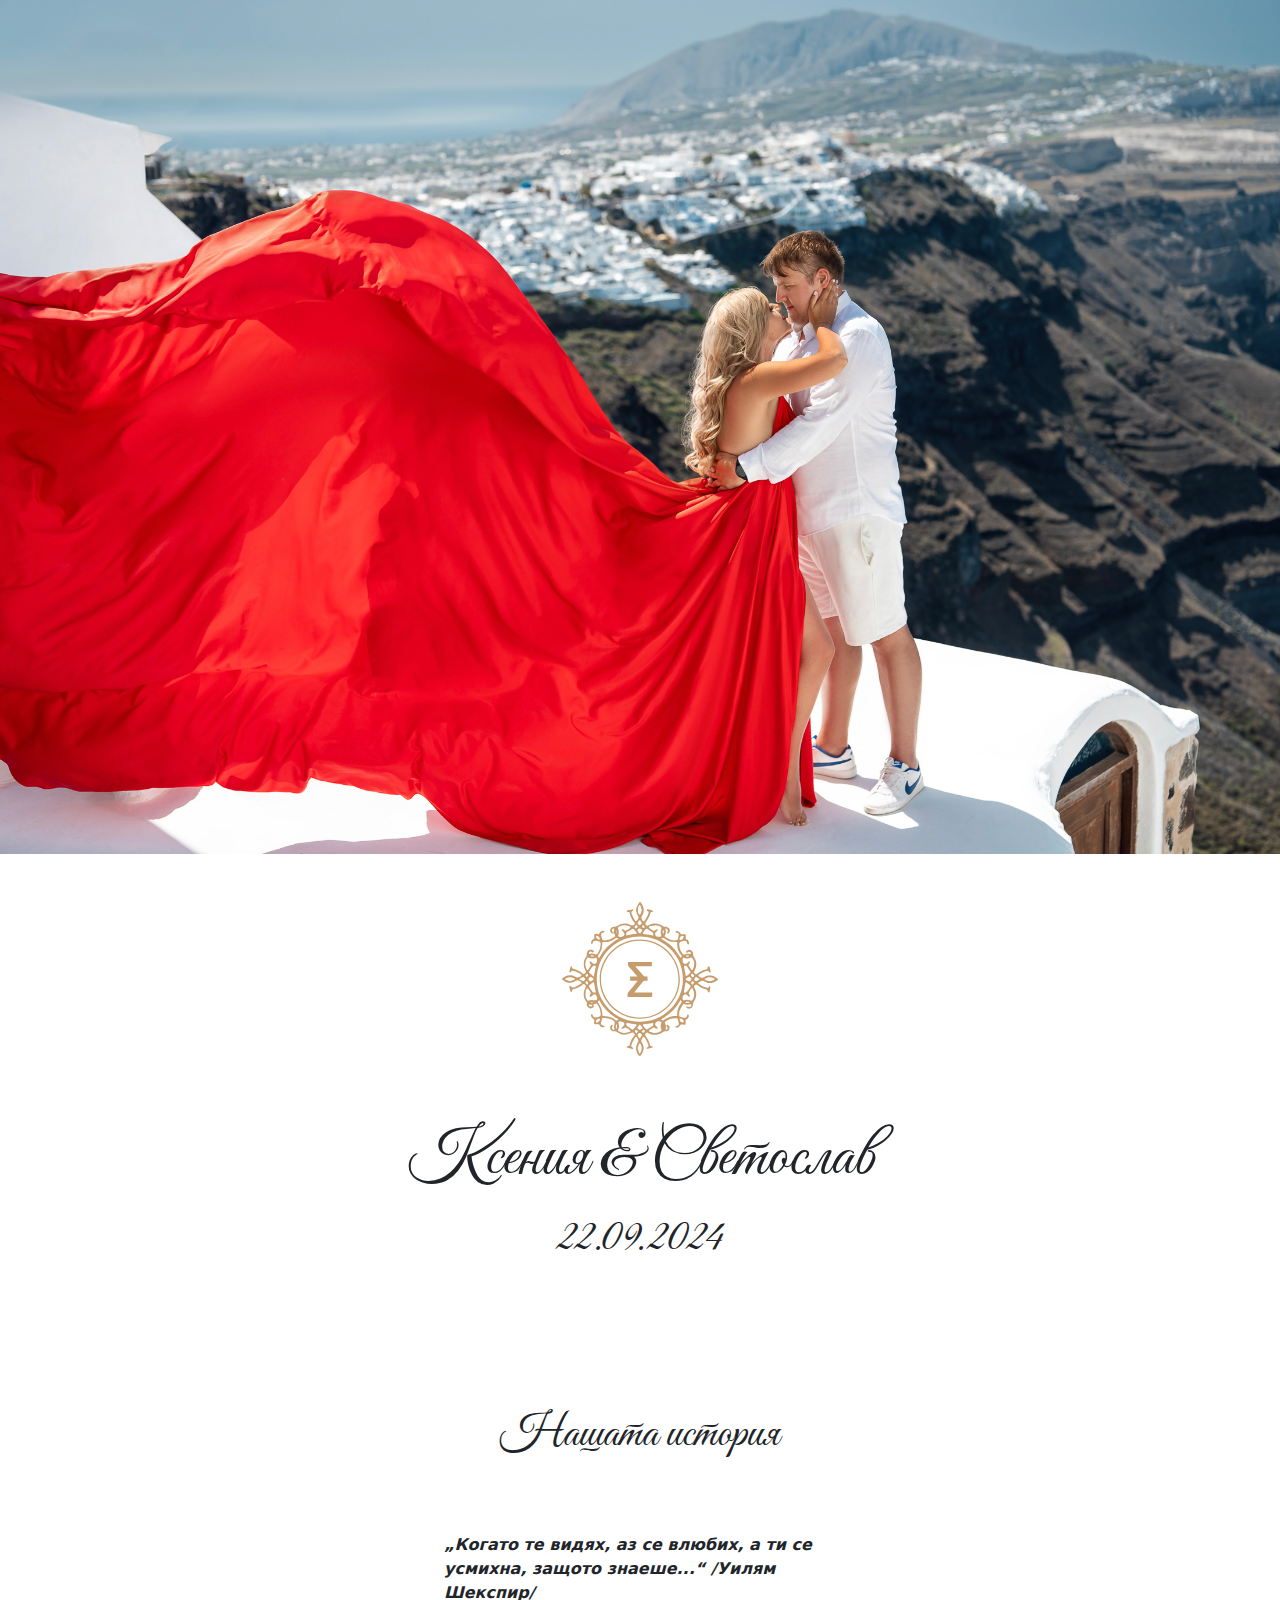
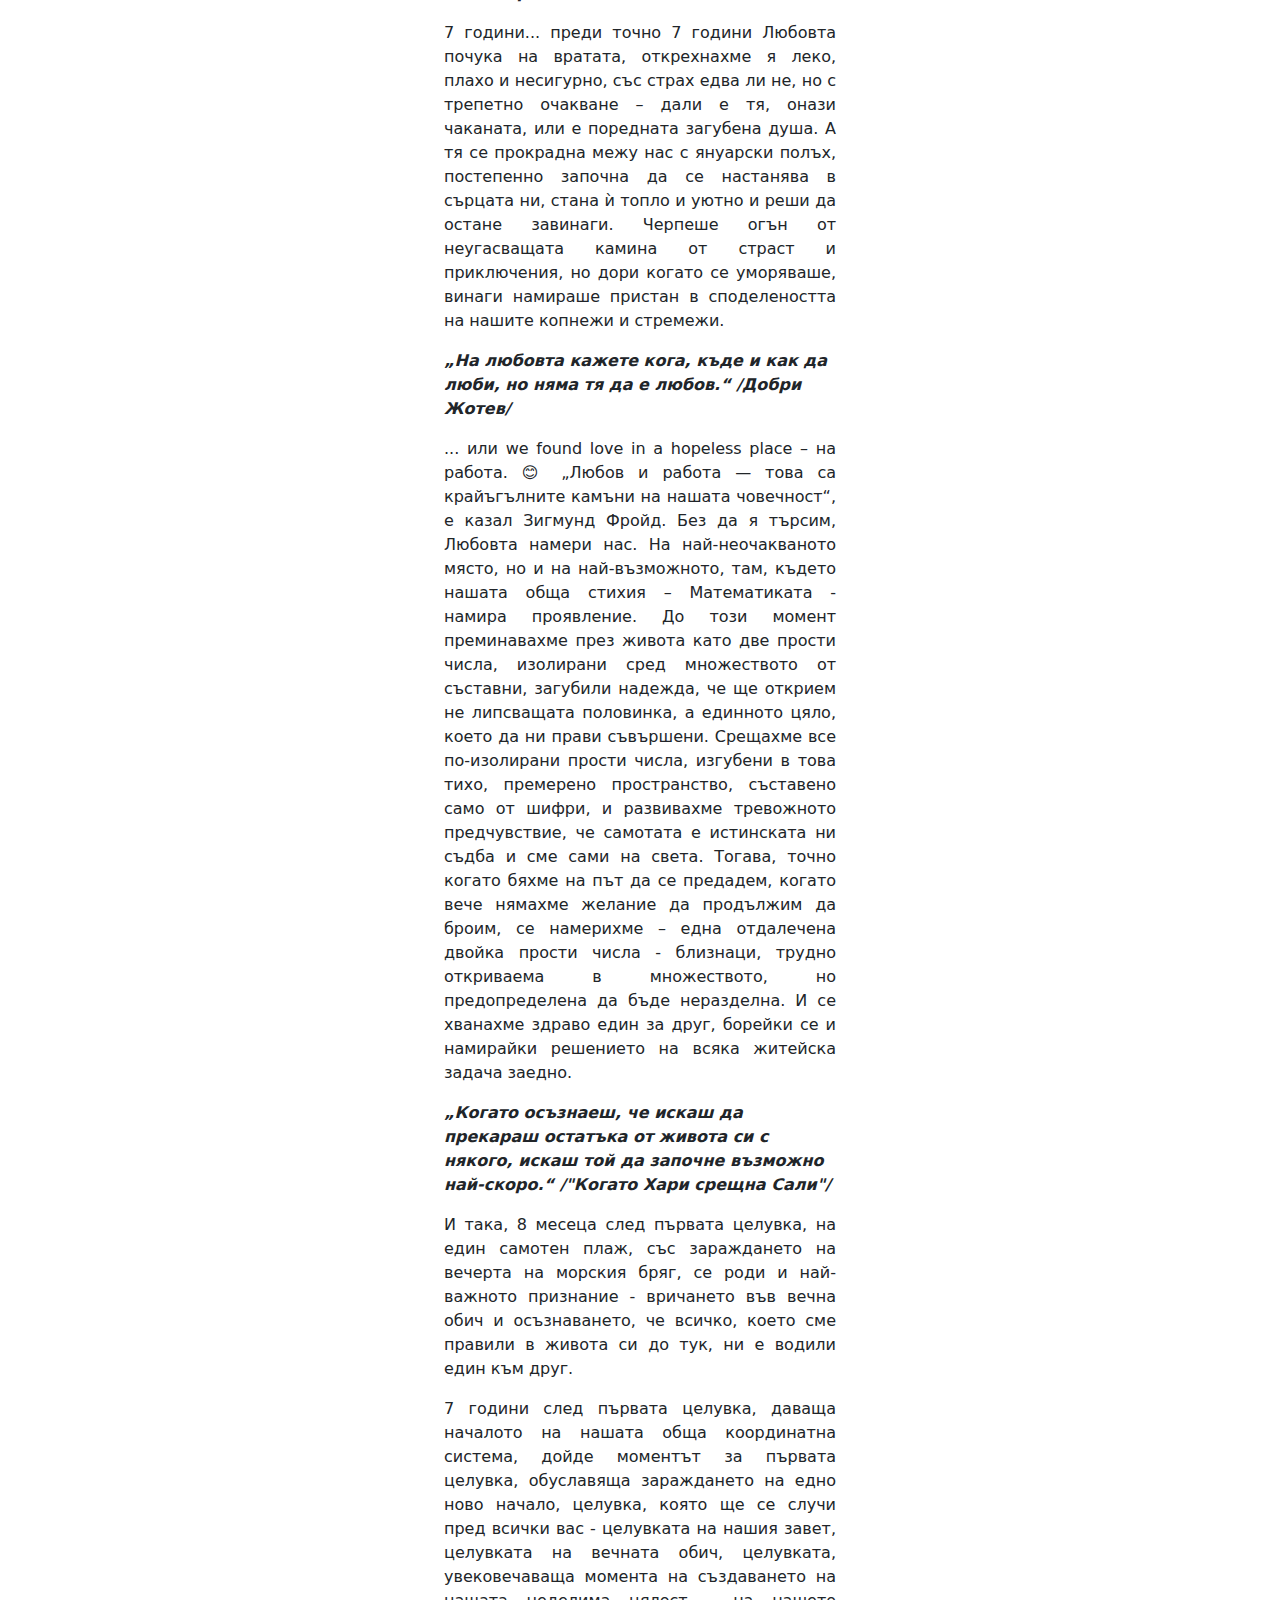
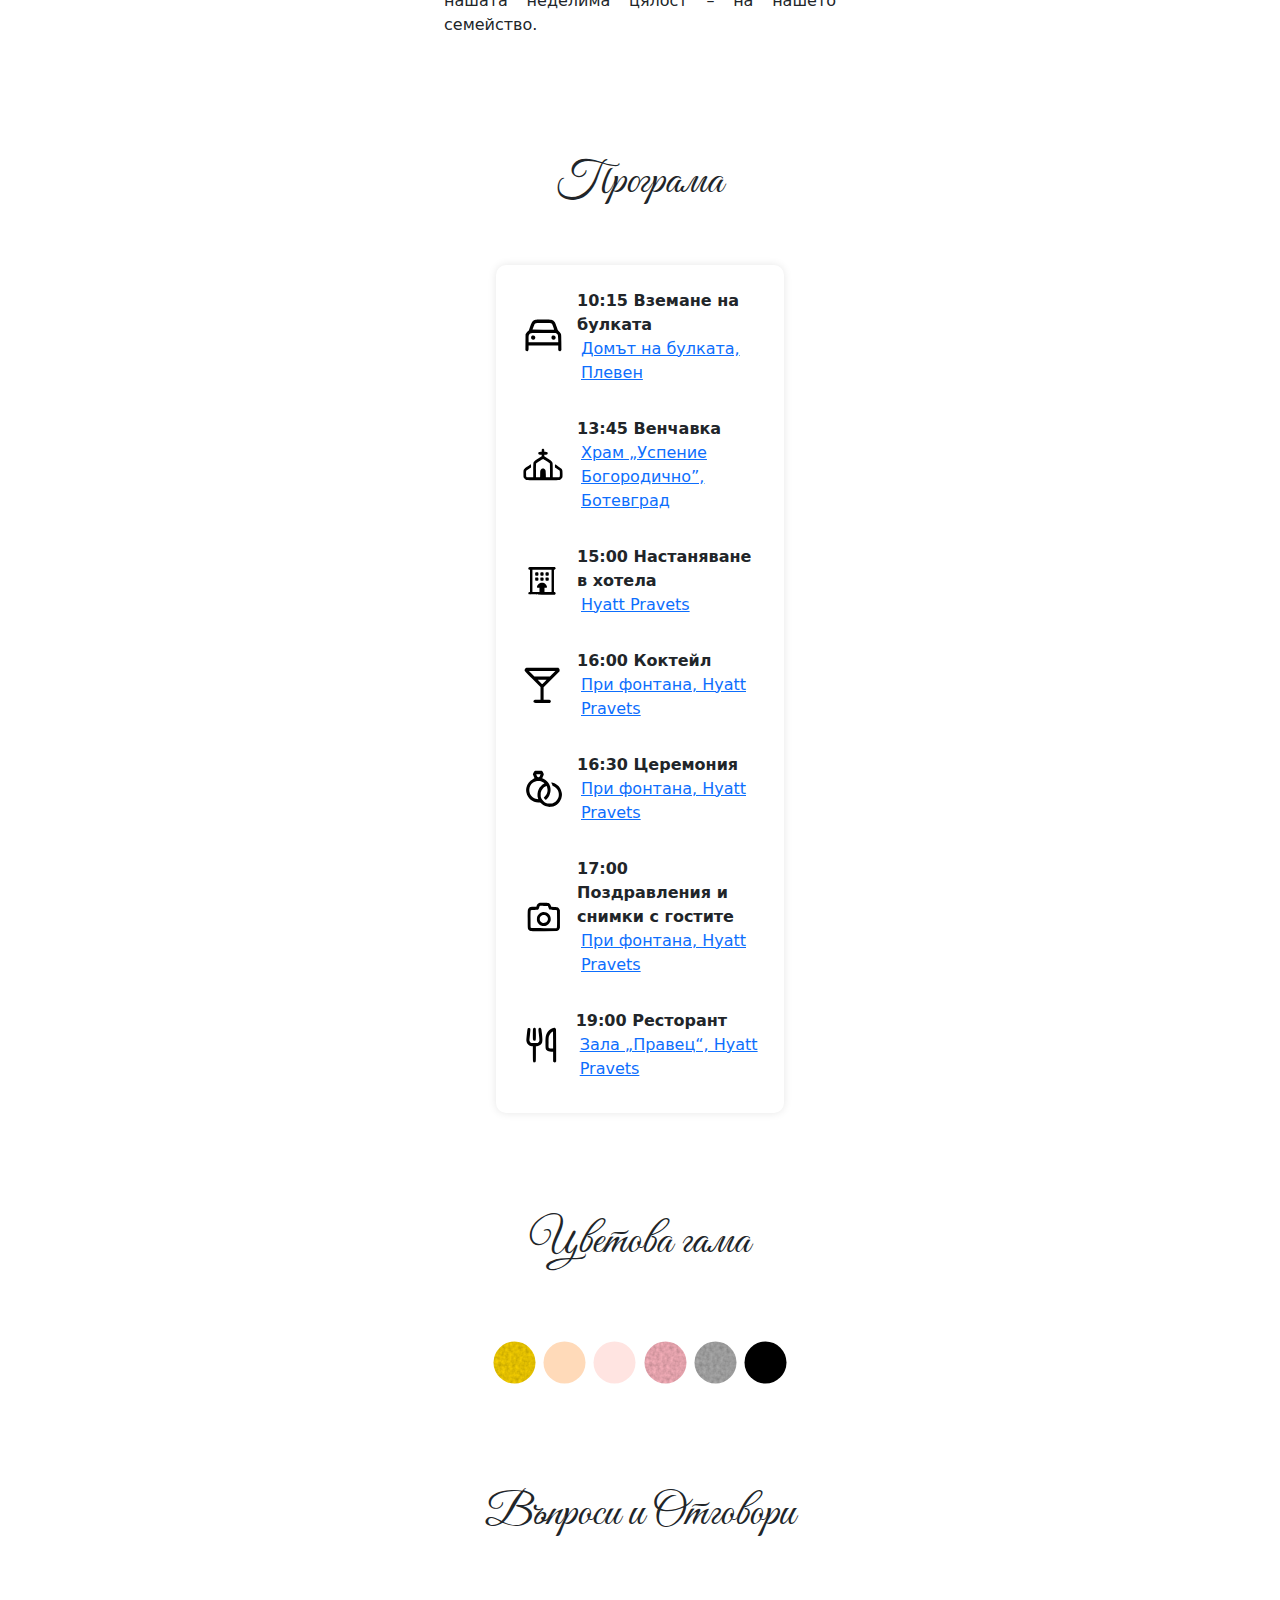
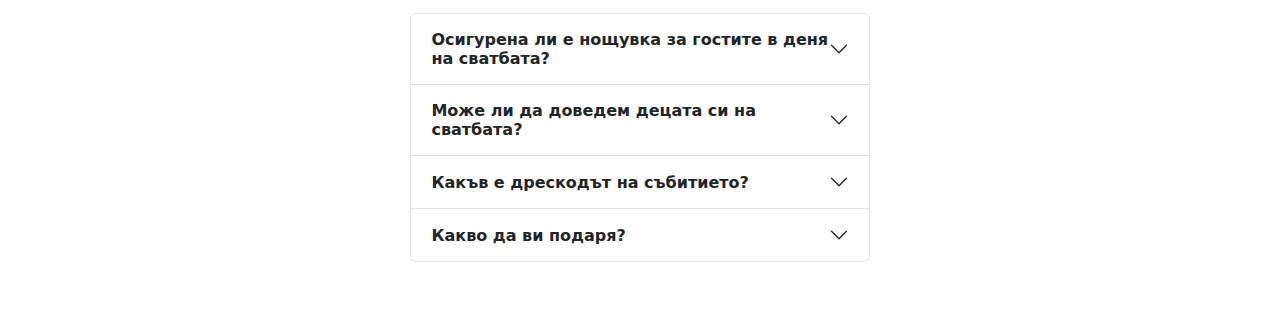
<file: index.html>
<!doctype html>
<html lang="en">
<head>
    <meta charset="utf-8">
    <meta name="viewport" content="width=device-width, initial-scale=1">
    <title>Ξ + Σ</title>

    <link href="https://cdn.jsdelivr.net/npm/bootstrap@5.3.3/dist/css/bootstrap.min.css" rel="stylesheet" integrity="sha384-QWTKZyjpPEjISv5WaRU9OFeRpok6YctnYmDr5pNlyT2bRjXh0JMhjY6hW+ALEwIH" crossorigin="anonymous">
    <link rel="preconnect" href="https://fonts.googleapis.com">
    <link rel="preconnect" href="https://fonts.gstatic.com" crossorigin>
    <link href="https://fonts.googleapis.com/css2?family=Great+Vibes&display=swap" rel="stylesheet">
    <link href="https://fonts.googleapis.com/css2?family=Lora:ital,wght@0,400..700;1,400..700&display=swap" rel="stylesheet">
    <link href="./css/styles.css" rel="stylesheet" >
    <style>
        body, html {
            margin: 0;
            padding: 0;
            overflow-x: hidden;
        }
        body::-webkit-scrollbar {
            display: none;
        }
        .section-title {
            font-family: 'Great Vibes', cursive;
            font-size: 45px;
        }
        .schedule-box {
            background: #fff;
            border-radius: 10px;
            box-shadow: 0 0px 8px rgba(0, 0, 0, 0.1);
            width: 22.5vw;
        }
        @media (max-width: 1200px) {
            .schedule-box {
                width: 80vw;
            }
        }
        .schedule-icon {
            width: 5vh;
            height: 5vh;
        }
        .schedule-item-header {
            font-size: 16px;
            font-weight: bold;
        }
        .text-justify {
            text-align: justify;
        }
    </style>
    
    
</head>
<body>
    <div class="container-fluid p-0">
        <div id="cover" class="row">
            <img src="./resources/cover.jpg" class="img-fluid">
        </div>
        <div class="row m-3 mt-5 mx-auto" style="width: 20vh;">
            <img src="./resources/monogram.svg">
        </div>
        <div class="row p-5">
            <h2 class="text-center section-title" style="font-size: 65px;">Ксения & Светослав</h2>
            <p class="text-center section-title">22.09.2024</p>
            <p id="countdown" class="text-center section-title" style="font-size: 25px;">
        </div>
        <div class="row p-5 mx-auto adaptive-width">
            <p class="text-center section-title">Нашата история</p>
            <p class="mt-5 text-left fw-bold fst-italic">
                „Когато те видях, аз се влюбих, а ти се усмихна, защото знаеше...“ /Уилям Шекспир/
            </p>
            <p class="text-justify">
                7 години... преди точно 7 години Любовта почука на вратата, открехнахме я леко, плахо и несигурно, 
                със страх едва ли не, но с трепетно очакване – дали е тя, онази чаканата, или е поредната загубена душа. 
                А тя се прокрадна межу нас с януарски полъх, постепенно започна да се настанява в сърцата ни, стана ѝ топло и уютно и реши да остане завинаги. 
                Черпеше огън от неугасващата камина от страст и приключения, но дори когато се уморяваше, 
                винаги намираше пристан в споделеността на нашите копнежи и стремежи.
            </p>
            <p class="text-left fw-bold fst-italic">
                „На любовта кажете кога, къде и как да люби, но няма тя да е любов.“ /Добри Жотев/
            </p>
            <p class="text-justify">
                ... или we found love in a hopeless place – на работа. 😊 „Любов и работа — това са 
                крайъгълните камъни на нашата човечност“, е казал Зигмунд Фройд. Без да я търсим, Любовта намери нас. 
                На най-неочакваното място, но и на най-възможното, там, където нашата обща стихия – Математиката - намира проявление. 
                До този момент преминавахме през живота като две прости числа, изолирани сред множеството от съставни, 
                загубили надежда, че ще открием не липсващата половинка, а единното цяло, което да ни прави съвършени. 
                Срещахме все по-изолирани прости числа, изгубени в това тихо, премерено пространство, съставено само от
                    шифри, и развивахме тревожното предчувствие,  че самотата е истинската ни съдба и сме сами на света. 
                    Тогава, точно когато бяхме на път да се предадем, когато вече нямахме желание да продължим да броим, се 
                    намерихме – една отдалечена двойка прости числа - близнаци, трудно откриваема в множеството, но предопределена 
                    да бъде неразделна. И се хванахме здраво един за друг, борейки се и намирайки решението на всяка житейска задача заедно.
            </p>
            <p class="text-left fw-bold fst-italic">
                „Когато осъзнаеш, че искаш да прекараш остатъка от живота си с някого, искаш той да започне възможно най-скоро.“ /"Когато Хари срещна Сали"/
            </p>
            <p class="text-justify">
                И така, 8 месеца след първата целувка, на един самотен плаж, със зараждането на вечерта на морския бряг, 
                се роди и най-важното признание -  вричането във вечна обич и осъзнаването, че всичко, 
                което сме правили в живота си до тук, ни е водили един към друг.
            </p>
            <p class="text-justify">
                7 години след първата целувка, даваща началото на нашата обща координатна система, 
                дойде моментът за първата целувка, обуславяща зараждането на едно ново начало, 
                целувка, която ще се случи пред всички вас - целувката на нашия завет, целувката на 
                вечната обич, целувката, увековечаваща момента на създаването на нашата неделима цялост – на нашето семейство.
            </p>
        </div>
        <div class="row">
            <!-- timeline https://bootsnipp.com/snippets/xrKXW#google_vignette -->
            <p class="text-center mb-5 mt-5 section-title">Програма</p>
            <div>
                <div class="mx-auto schedule-box">
                    <div class="px-4 pt-4 pb-2">
                        <div class="d-flex align-items-center pb-2">
                            <img src="./resources/car.svg" class="schedule-icon">
                            <div class="ms-1 row">
                                <p class="schedule-item-header ps-2 m-0">10:15 Вземане на булката</p>
                                <a href="https://maps.app.goo.gl/oSKgFUPK3cqLzNAf9" target="_blank">Домът на булката, Плевен</a>
                            </div>
                        </div>
                    </div>
                    <div class="px-4 pb-2">
                        <div class="d-flex align-items-center pt-3 pb-2">
                            <img src="./resources/church.svg" class="schedule-icon">
                            <div class="ms-1 row">
                                <p class="schedule-item-header ps-2 m-0">13:45 Венчавка</p>
                                <a href="https://maps.app.goo.gl/cvFXQUfq5cWQ6gGb8" target="_blank">Храм „Успение Богородично”, Ботевград</a>
                            </div>
                        </div>
                    </div>
                    <div class="px-4 pb-2">
                        <div class="d-flex align-items-center pt-3 pb-2">
                            <img src="./resources/hotel.svg" class="schedule-icon">
                            <div class="ms-1 row">
                                <p class="schedule-item-header ps-2 m-0">15:00 Настаняване в хотела</p>
                                <a href="https://maps.app.goo.gl/QYHXVEEa4JQhdRZE9" target="_blank">Hyatt Pravets</a>
                            </div>
                        </div>
                    </div>
                    <div class="px-4 pb-2">
                        <div class="d-flex align-items-center pt-3 pb-2">
                            <img src="./resources/martini.svg" class="schedule-icon">
                            <div class="ms-1 row">
                                <p class="schedule-item-header ps-2 m-0">16:00 Коктейл</p>
                                <a href="https://maps.app.goo.gl/Bs4uTC1b8pUMJENz5" target="_blank">При фонтана, Hyatt Pravets</a>
                            </div>
                        </div>
                    </div>
                    <div class="px-4 pb-2">
                        <div class="d-flex align-items-center pt-3 pb-2">
                            <img src="./resources/rings.svg" class="schedule-icon">
                            <div class="ms-1 row">
                                <p class="schedule-item-header ps-2 m-0">16:30 Церемония</p>
                                <a href="https://maps.app.goo.gl/Bs4uTC1b8pUMJENz5" target="_blank">При фонтана, Hyatt Pravets</a>
                            </div>
                        </div>
                    </div>
                    <div class="px-4 pb-2">
                        <div class="d-flex align-items-center pt-3 pb-2">
                            <img src="./resources/camera.svg" class="schedule-icon">
                            <div class="ms-1 row">
                                <p class="schedule-item-header ps-2 m-0">17:00 Поздравления и снимки с гостите</p>
                                <a href="https://maps.app.goo.gl/Bs4uTC1b8pUMJENz5" target="_blank">При фонтана, Hyatt Pravets</a>
                            </div>
                        </div>
                    </div>
                    <div class="px-4 pb-4">
                        <div class="d-flex align-items-center pt-3 pb-2">
                            <img src="./resources/utensils.svg" class="schedule-icon">
                            <div class="ms-1 row">
                                <p class="schedule-item-header ps-2 m-0">19:00 Ресторант</p>
                                <a href="https://maps.app.goo.gl/Bs4uTC1b8pUMJENz5" target="_blank">Зала „Правец“, Hyatt Pravets</a>
                            </div>
                        </div>
                    </div>
                </div>
            </div>
        </div>    
        <div class="row p-5">
            <p class="text-center mb-5 mt-5 section-title">Цветова гама</p>
            <p></p>
            <div class="text-center">
                <svg width="45" height="45" xmlns="http://www.w3.org/2000/svg">
                    <defs>
                        <filter id="fabricNoise">
                            <feTurbulence type="fractalNoise" baseFrequency="0.3" numOctaves="2" stitchTiles="stitch" />
                            <feColorMatrix type="matrix" values="0 0 0 0 0  0 0 0 0 0  0 0 0 0 0  0 0 0 0.5 0" />
                            <feBlend in="SourceGraphic" mode="multiply" />
                        </filter>
                        <mask id="circleMask">
                        <circle cx="22.5" cy="22.5" r="21" fill="white"/>
                        </mask>
                    </defs>
                    <rect width="45" height="45" fill="#FFD700" filter="url(#fabricNoise)" mask="url(#circleMask)" />
                </svg>
                <svg width="45" height="45" xmlns="http://www.w3.org/2000/svg">
                    <rect width="45" height="45" fill="#FFDAB9" mask="url(#circleMask)" />
                </svg>
                <svg width="45" height="45" xmlns="http://www.w3.org/2000/svg">
                    <rect width="45" height="45" fill="#FFE4E1" mask="url(#circleMask)" />
                </svg>
                <svg width="45" height="45" xmlns="http://www.w3.org/2000/svg">
                    <rect width="45" height="45" fill="#FFB6C1" filter="url(#fabricNoise)" mask="url(#circleMask)" />
                </svg>
                <svg width="45" height="45" xmlns="http://www.w3.org/2000/svg">
                    <rect width="45" height="45" fill="#B0B0B0" filter="url(#fabricNoise)" mask="url(#circleMask)" />
                </svg>
                <svg width="45" height="45" xmlns="http://www.w3.org/2000/svg">
                    <rect width="45" height="45" fill="#000" filter="url(#fabricNoise)" mask="url(#circleMask)" />
                </svg>
            </div>
        </div>
        <div class="row p-5">
            <p class="text-center mb-5 section-title">Въпроси и Отговори</p>
            <div id="accordionQA" class="accordion mt-3 adaptive-width mx-auto">
                <div class="accordion-item">
                  <h2 class="accordion-header">
                    <button class="accordion-button collapsed fw-bold" type="button" data-bs-toggle="collapse" data-bs-target="#collapseTwo" aria-expanded="false" aria-controls="collapseTwo">
                        Осигурена ли е нощувка за гостите в деня на сватбата?
                    </button>
                  </h2>
                  <div id="collapseTwo" class="accordion-collapse collapse" data-bs-parent="#accordionQA">
                    <div class="accordion-body">
                        Да, осигурили сме нощувка за всички гости в деня на сватбата, която е комплимент от нас. Моля, информирайте ни предварително дали ще се възползвате от тази опция, за да уведомим хотела своевременно.
                    </div>
                  </div>
                </div>
                <div class="accordion-item">
                  <h2 class="accordion-header">
                    <button class="accordion-button collapsed fw-bold" type="button" data-bs-toggle="collapse" data-bs-target="#collapseThree" aria-expanded="false" aria-controls="collapseThree">
                        Може ли да доведем децата си на сватбата?
                    </button>
                  </h2>
                  <div id="collapseThree" class="accordion-collapse collapse" data-bs-parent="#accordionQA">
                    <div class="accordion-body">
                        Много обичаме вашите малки, но решихме нашият специален ден да бъде само за възрастни. 
                        Моля, приемете нашето решение като възможност да се насладите на вечерта като мини почивка! 
                        Благодарим ви за разбирането и очакваме с нетърпение да споделим нашата радост с вас.
                    </div>
                  </div>
                </div>
                <div class="accordion-item">
                  <h2 class="accordion-header">
                    <button class="accordion-button collapsed fw-bold" type="button" data-bs-toggle="collapse" data-bs-target="#collapseFour" aria-expanded="false" aria-controls="collapseFour">
                        Какъв е дрескодът на събитието?
                    </button>
                  </h2>
                  <div id="collapseFour" class="accordion-collapse collapse" data-bs-parent="#accordionQA">
                    <div class="accordion-body">
                        Дрескодът е официален. Ще се радваме да допринесете за магията на нашия празник, 
                        като се вдъхновите от нашата цветова гама.
                    </div>
                  </div>
                </div>
                <div class="accordion-item">
                  <h2 class="accordion-header">
                    <button class="accordion-button collapsed fw-bold" type="button" data-bs-toggle="collapse" data-bs-target="#collapseFive" aria-expanded="false" aria-controls="collapseFive">
                        Какво да ви подаря?
                    </button>
                  </h2>
                  <div id="collapseFive" class="accordion-collapse collapse" data-bs-parent="#accordionQA">
                    <div class="accordion-body">
                        Вашето присъствие ще бъде най-големият подарък за нас, но ако решите да ни зарадвате, 
                        то нека бъде с принос към нашето сватбено пътешествие. Благодарим ви!
                    </div>
                  </div>
                </div>
            </div>
        </div>
    </div>

    <script src="./js/countdown.js"></script>
    <script src="https://cdn.jsdelivr.net/npm/bootstrap@5.3.3/dist/js/bootstrap.bundle.min.js"></script>
</body>
</html>
</file>
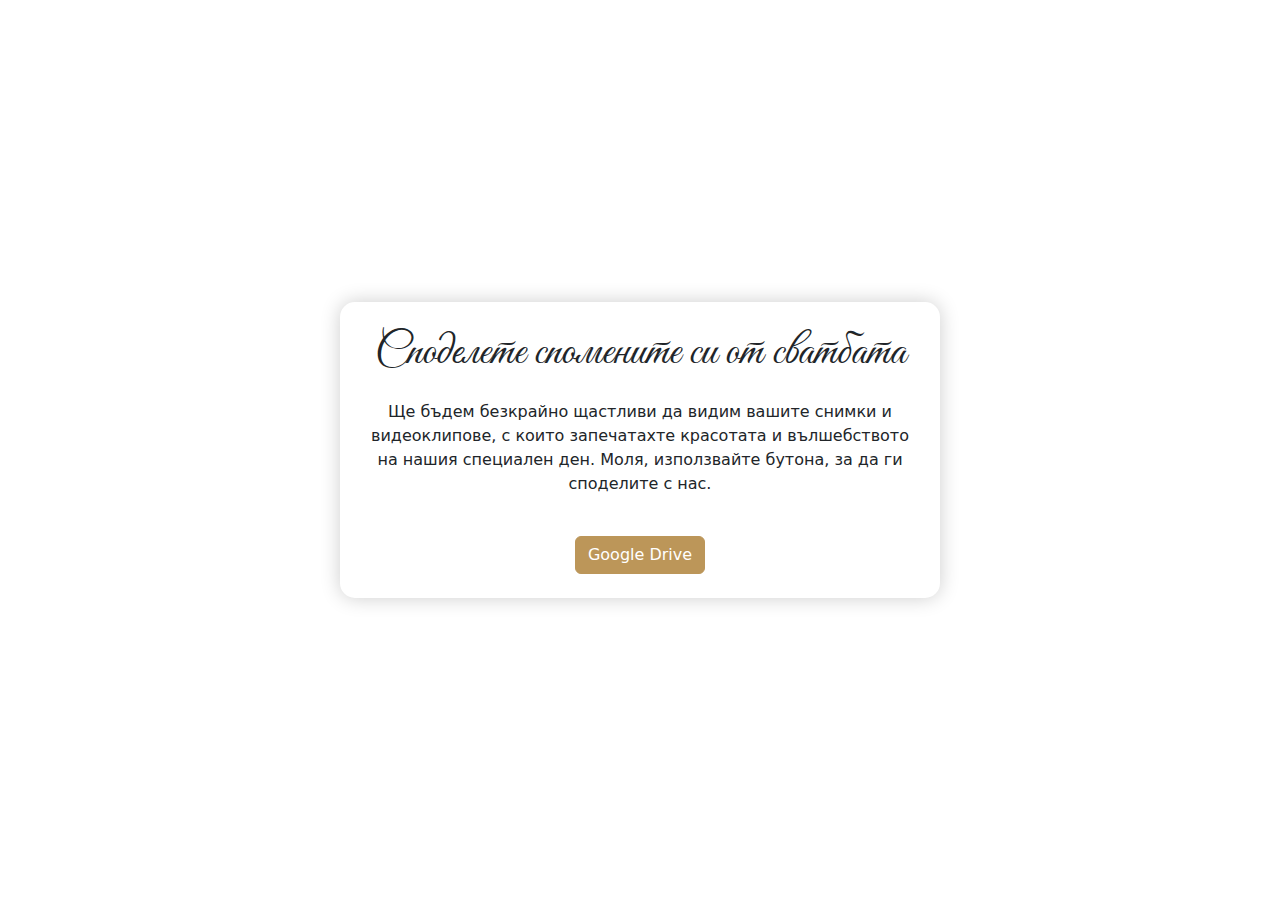
<file: memories.html>
<!DOCTYPE html>
<html lang="en">
<head>
    <meta charset="UTF-8">
    <meta name="viewport" content="width=device-width, initial-scale=1.0">
    <title>Wedding Memories</title>
    <!-- Bootstrap 5.3.3 CSS -->
    <link href="https://cdn.jsdelivr.net/npm/bootstrap@5.3.3/dist/css/bootstrap.min.css" rel="stylesheet">
    <!-- Google Fonts -->
    <link href="https://fonts.googleapis.com/css2?family=Great+Vibes&display=swap" rel="stylesheet">
    <!-- Custom CSS for styling -->

    <link href="./css/styles.css" rel="stylesheet" >
    <style>
        body {
            height: 100vh;
            margin: 0;
        }
        .container {
            position: relative;
            z-index: 2;
            max-width: 600px;
            border-radius: 15px;
            box-shadow: 0 0 20px rgba(0, 0, 0, 0.2);
        }
        h1 {
            font-family: 'Great Vibes', cursive;
            font-size: 45px;
            text-align: center;
            margin-bottom: 20px;
        }
    </style>
</head>
<body>
    <div class="d-flex justify-content-center align-items-center vh-100">
        <div class="container p-4 mx-4 text-center">
            <h1>Споделете спомените си от сватбата</h1>
            <p>
                Ще бъдем безкрайно щастливи да видим вашите снимки и видеоклипове, с които запечатахте красотата и вълшебството на нашия специален ден. 
                Моля, използвайте бутона, за да ги споделите с нас.
            </p>
            <a href="https://drive.google.com/drive/folders/1iXF2b9VHZ32XV9n7BPkzodNq4ClnN30j?usp=drive_link" target=”_blank” class="btn btn-gold mt-4">
                <div>Google Drive</div>
            </a>
        </div>
    </div>

    <!-- Bootstrap 5.3.3 JS and dependencies -->
    <script src="https://cdn.jsdelivr.net/npm/@popperjs/core@2.11.8/dist/umd/popper.min.js"></script>
    <script src="https://cdn.jsdelivr.net/npm/bootstrap@5.3.3/dist/js/bootstrap.min.js"></script>
</body>
</html>
</file>
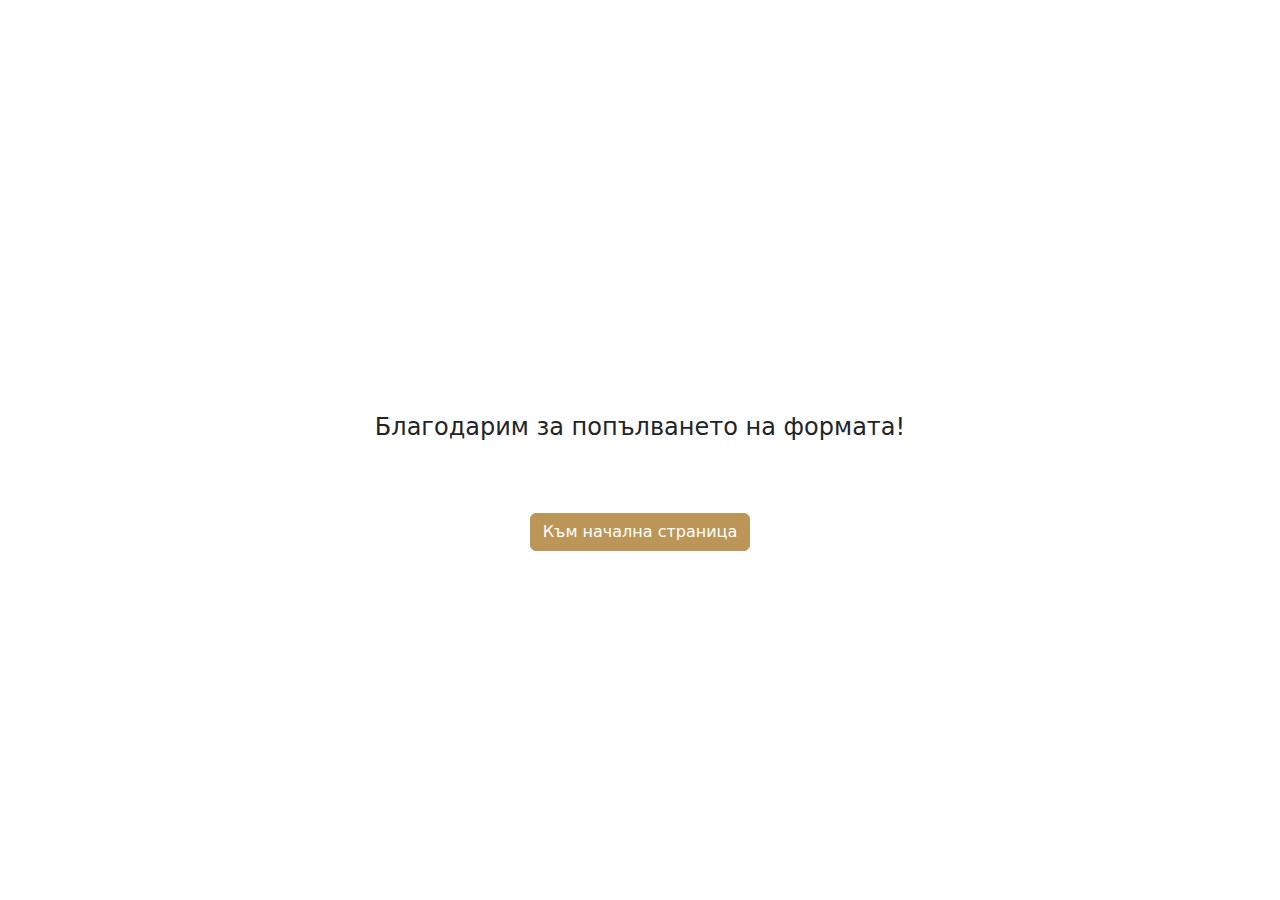
<file: thankyou.html>
<!DOCTYPE html>
<html lang="en">
<head>
    <meta charset="UTF-8">
    <meta name="viewport" content="width=device-width, initial-scale=1.0">
    <title>Thank You</title>
    <link href="https://cdn.jsdelivr.net/npm/bootstrap@5.3.3/dist/css/bootstrap.min.css" rel="stylesheet" integrity="sha384-QWTKZyjpPEjISv5WaRU9OFeRpok6YctnYmDr5pNlyT2bRjXh0JMhjY6hW+ALEwIH" crossorigin="anonymous">
    <link href="./css/styles.css" rel="stylesheet" >
    <style>
        .main-box {
            width: 80vw;
            height: 100vh;
        }
    </style>
</head>
<body>
<div class="container pt-5 d-flex flex-column justify-content-center align-items-center text-center main-box">
    <div class="row h4 mt-3 justify-content-center">
        Благодарим за попълването на формата!
    </div>
    <div class="row mt-5 justify-content-center">
        <a href="./index.html" type="button" class="btn btn-gold mt-3">Към начална страница</a>
    </div>
</div>

</body>
</html>
</file>
<file: css/styles.css>
.btn-gold {
    background-color: #bc9659; /* Custom button color */
    border-color: #bc9659;
    color: white; /* Text color */
}

.btn-gold:hover {
    background-color: #a47e49; /* Slightly darker shade for hover effect */
    border-color: #a47e49;
}

.text-gold {
    color: #bc9659;
}

.adaptive-width {
    width: 40%;
}

@media (max-width: 1200px) {
    .adaptive-width {
        width: 100%;
    }
}
</file>
